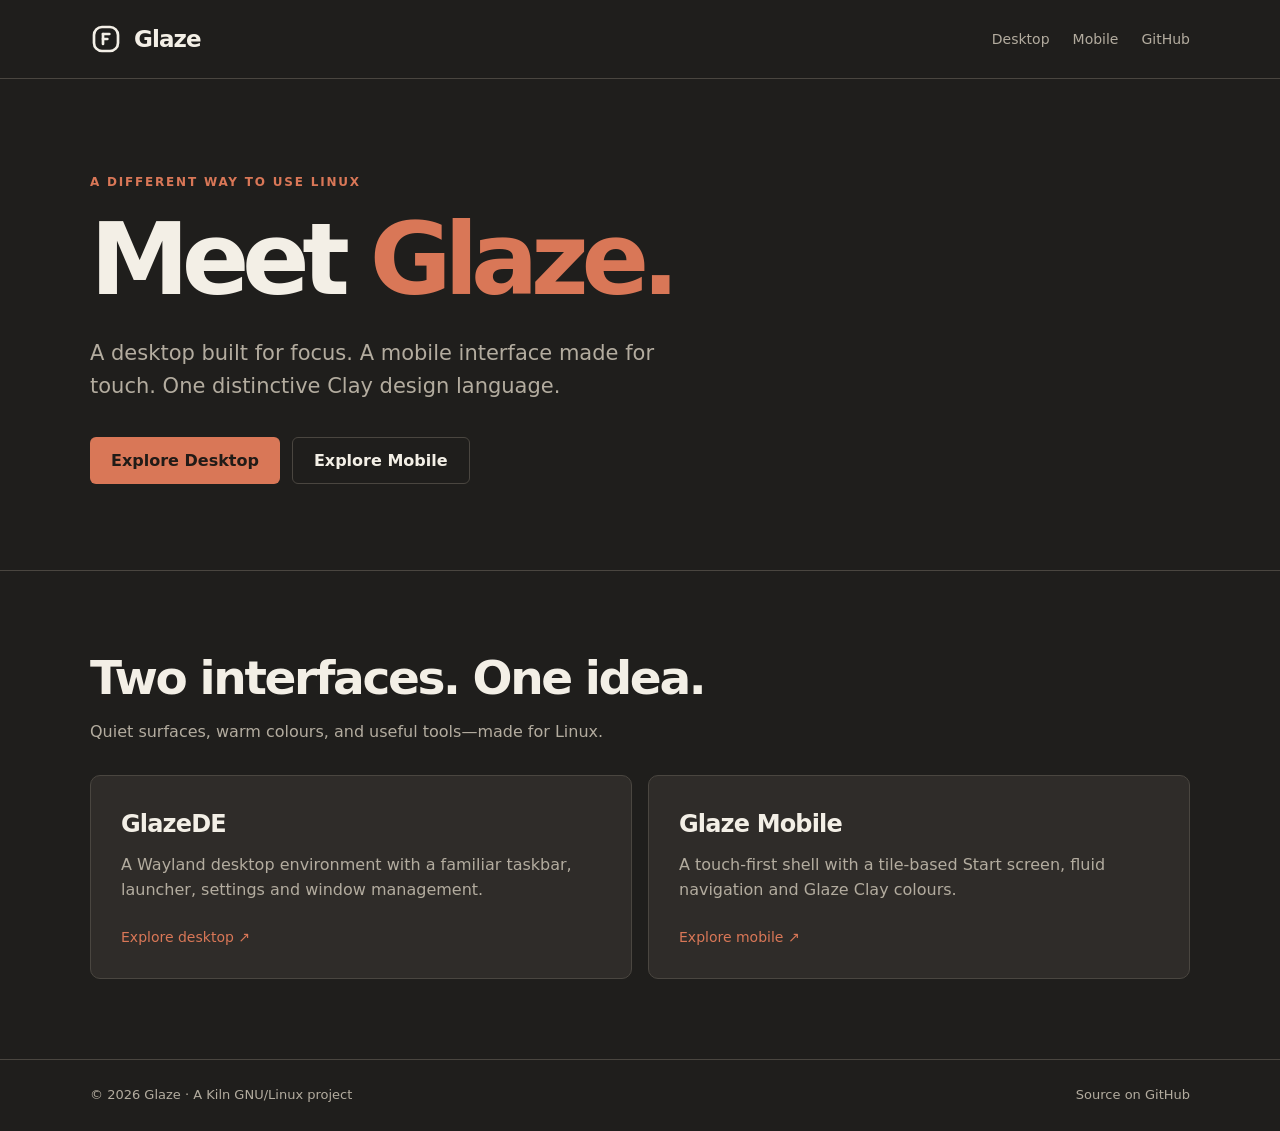
<file: index.html>
<!doctype html>
<html lang="en">
<head>
<meta charset="utf-8"><meta name="viewport" content="width=device-width,initial-scale=1">
<meta name="description" content="Glaze is a Linux desktop and mobile interface by Kiln GNU/Linux."><meta name="theme-color" content="#1f1e1c">
<meta property="og:title" content="Glaze — Desktop and Mobile"><meta property="og:description" content="Glaze is a Linux desktop and mobile interface by Kiln GNU/Linux.">
<meta property="og:url" content="https://glaze.mandrusia.tech/">
<link rel="canonical" href="https://glaze.mandrusia.tech/">
<link rel="icon" type="image/svg+xml" href="/assets/glaze-mark.svg">
<link rel="stylesheet" href="/styles.css"><title>Glaze — Desktop and Mobile</title>
</head><body>
<header class="header"><nav class="nav wrap" aria-label="Main"><a class="brand" href="/"><img src="/assets/glaze-mark.svg" alt="">Glaze</a><div class="navlinks"><a href="/desktop/">Desktop</a><a href="/mobile/">Mobile</a><a href="https://github.com/kilnorg/GlazeDE">GitHub</a></div></nav></header>
<main id="main">
<section class="hero"><div class="wrap"><p class="eyebrow">A different way to use Linux</p><h1>Meet <em>Glaze.</em></h1>
<p class="lead">A desktop built for focus. A mobile interface made for touch. One distinctive Clay design language.</p>
<div class="actions"><a class="btn" href="/desktop/">Explore Desktop</a><a class="btn secondary" href="/mobile/">Explore Mobile</a></div></div></section>
<section class="section"><div class="wrap"><h2>Two interfaces. One idea.</h2><p class="sub">Quiet surfaces, warm colours, and useful tools—made for Linux.</p>
<div class="grid">
<a class="card" href="/desktop/"><h3>GlazeDE</h3><p>A Wayland desktop environment with a familiar taskbar, launcher, settings and window management.</p><span class="more">Explore desktop ↗</span></a>
<a class="card" href="/mobile/"><h3>Glaze Mobile</h3><p>A touch-first shell with a tile-based Start screen, fluid navigation and Glaze Clay colours.</p><span class="more">Explore mobile ↗</span></a>
</div></div></section></main>
<footer><div class="foot wrap"><span>© 2026 Glaze · A <a href="https://kiln.mandrusia.tech">Kiln GNU/Linux</a> project</span><span><a href="https://github.com/kilnorg">Source on GitHub</a></span></div></footer>
</body></html>
</file>
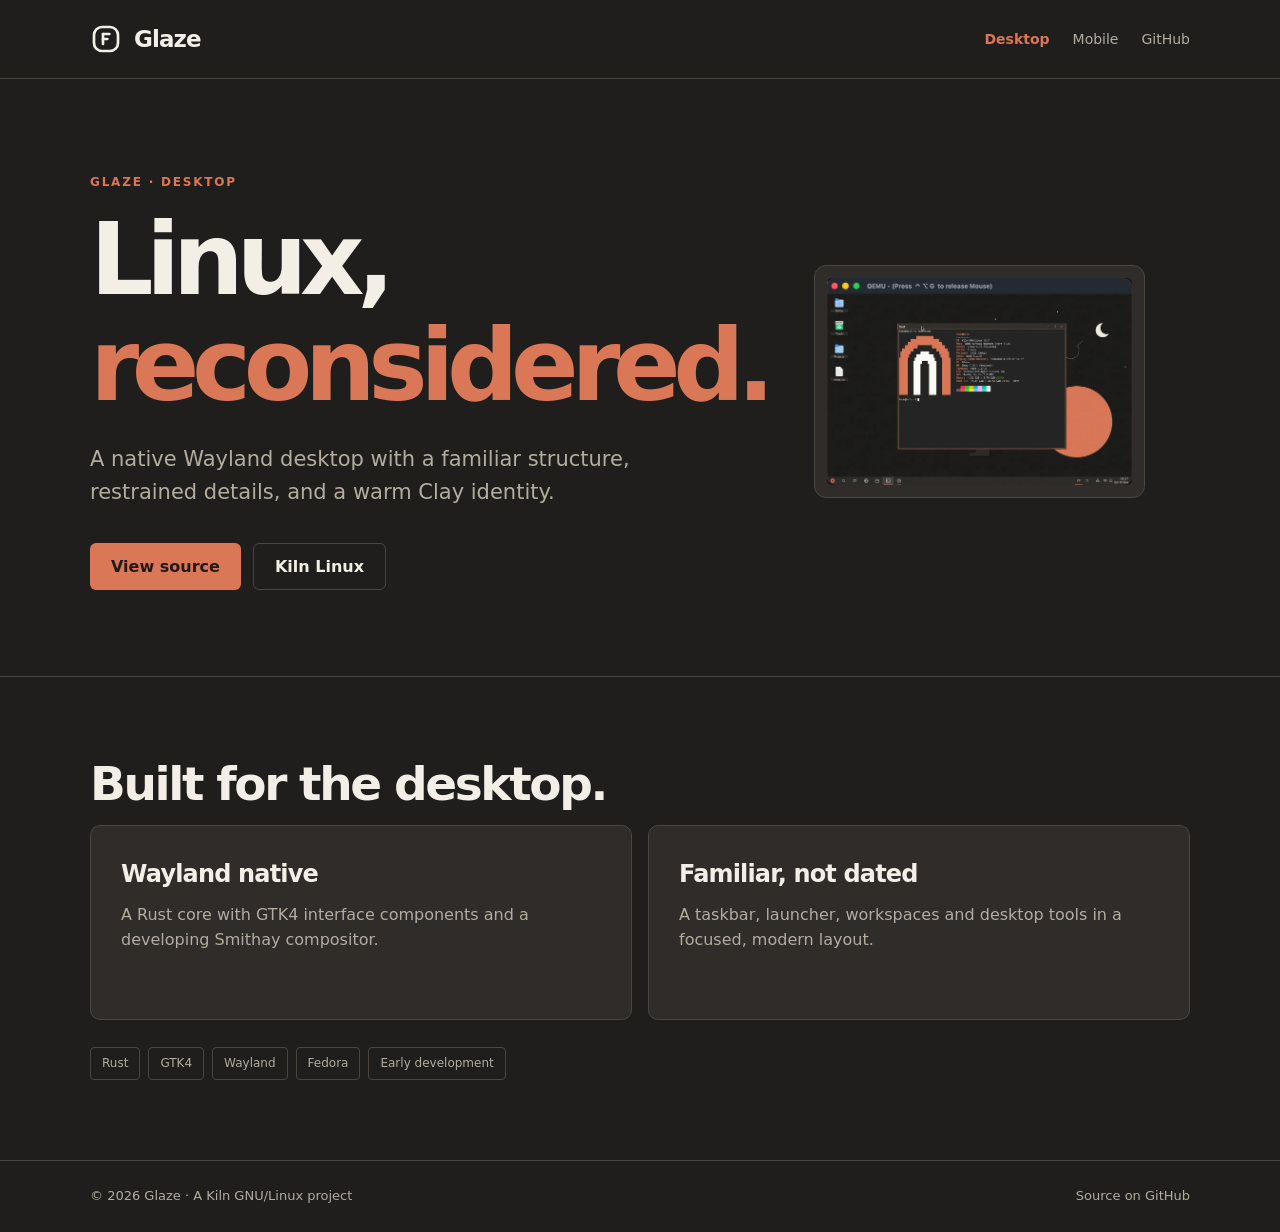
<file: desktop/index.html>
<!doctype html>
<html lang="en">
<head>
<meta charset="utf-8"><meta name="viewport" content="width=device-width,initial-scale=1">
<meta name="description" content="GlazeDE is a Rust and GTK4 Wayland desktop environment for Fedora Linux."><meta name="theme-color" content="#1f1e1c">
<meta property="og:title" content="GlazeDE — Desktop"><meta property="og:description" content="GlazeDE is a Rust and GTK4 Wayland desktop environment for Fedora Linux.">
<meta property="og:url" content="https://glaze.mandrusia.tech/desktop/">
<link rel="canonical" href="https://glaze.mandrusia.tech/desktop/">
<link rel="icon" type="image/svg+xml" href="/assets/glaze-mark.svg">
<link rel="stylesheet" href="/styles.css"><title>GlazeDE — Desktop</title>
</head><body>
<header class="header"><nav class="nav wrap" aria-label="Main"><a class="brand" href="/"><img src="/assets/glaze-mark.svg" alt="">Glaze</a><div class="navlinks"><a href="/desktop/" aria-current="page">Desktop</a><a href="/mobile/">Mobile</a><a href="https://github.com/kilnorg/GlazeDE">GitHub</a></div></nav></header>
<main id="main">
<section class="hero"><div class="wrap split"><div><p class="eyebrow">Glaze · Desktop</p><h1>Linux, <em>reconsidered.</em></h1>
<p class="lead">A native Wayland desktop with a familiar structure, restrained details, and a warm Clay identity.</p>
<div class="actions"><a class="btn" href="https://github.com/kilnorg/GlazeDE">View source</a><a class="btn secondary" href="https://kiln.mandrusia.tech/Linux/">Kiln Linux</a></div></div>
<div class="preview"><img src="/assets/desktop.webp" alt="Glaze desktop prototype showing its panel and application windows"></div></div></section>
<section class="section"><div class="wrap"><h2>Built for the desktop.</h2>
<div class="grid"><article class="card"><h3>Wayland native</h3><p>A Rust core with GTK4 interface components and a developing Smithay compositor.</p></article>
<article class="card"><h3>Familiar, not dated</h3><p>A taskbar, launcher, workspaces and desktop tools in a focused, modern layout.</p></article></div>
<div class="tags"><span>Rust</span><span>GTK4</span><span>Wayland</span><span>Fedora</span><span>Early development</span></div>
</div></section></main>
<footer><div class="foot wrap"><span>© 2026 Glaze · A <a href="https://kiln.mandrusia.tech">Kiln GNU/Linux</a> project</span><span><a href="https://github.com/kilnorg">Source on GitHub</a></span></div></footer>
</body></html>
</file>
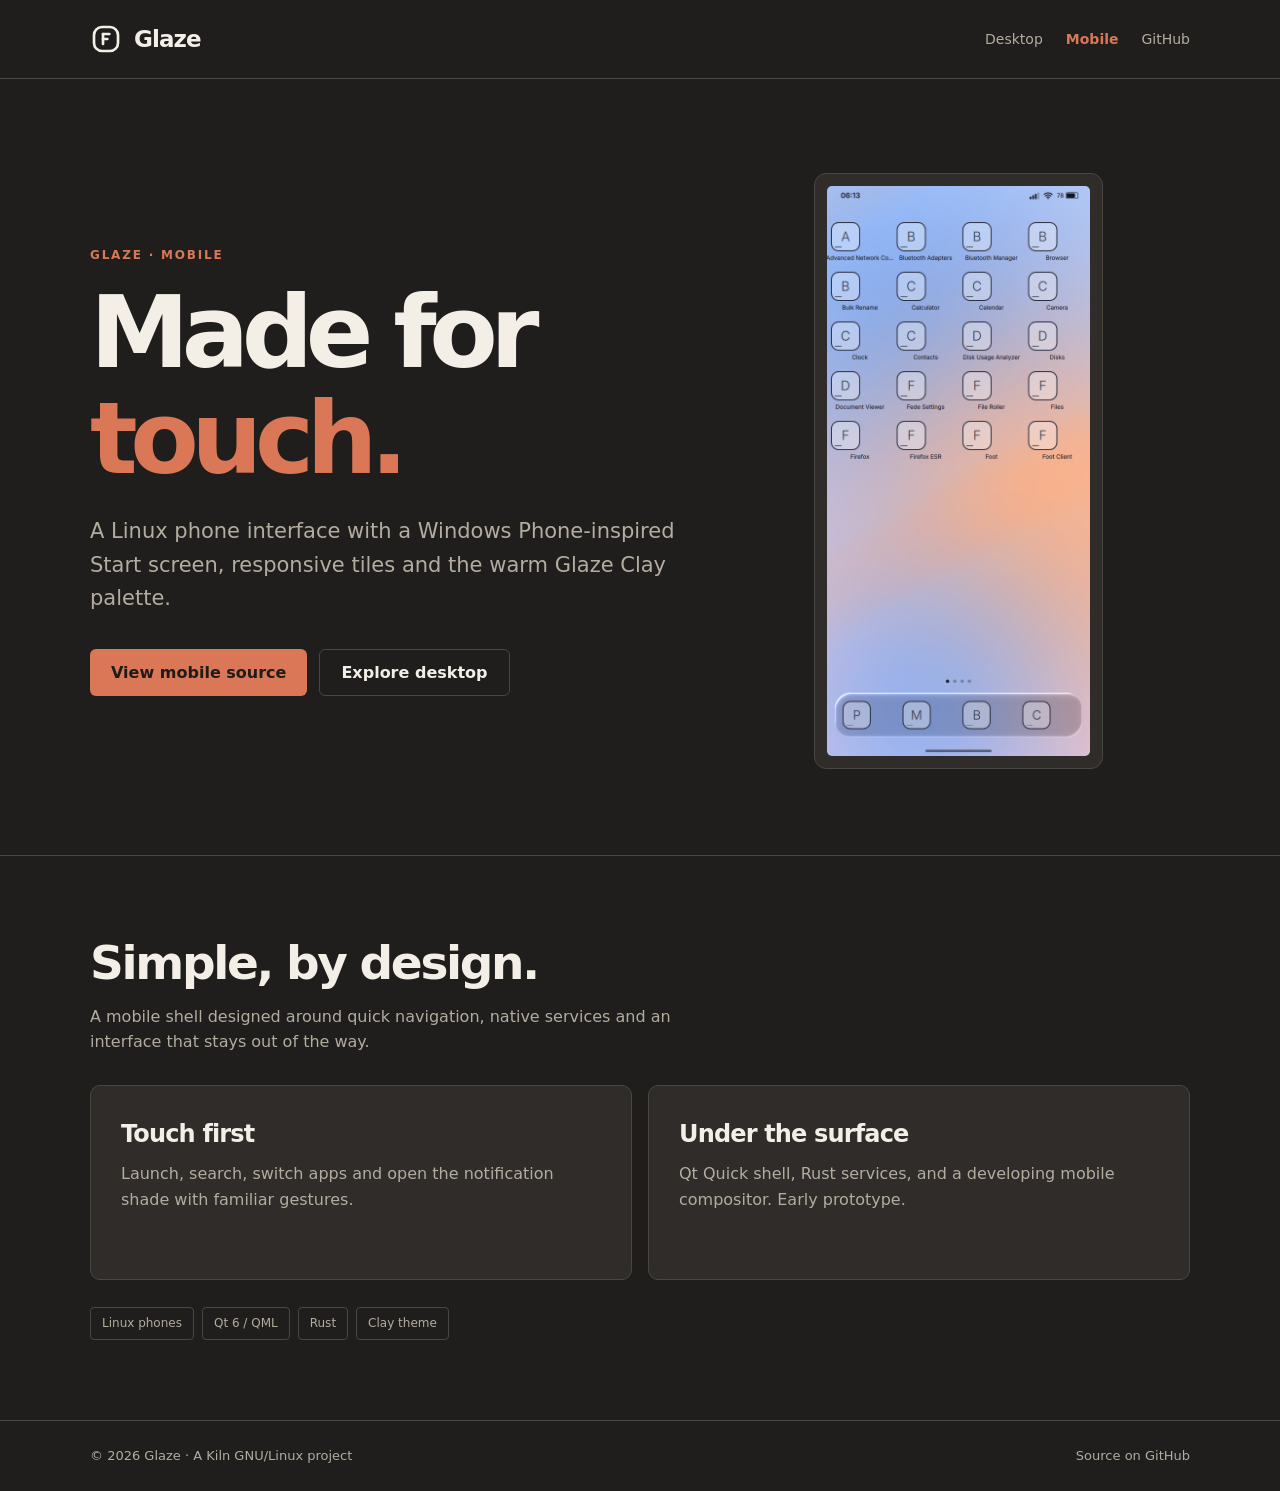
<file: mobile/index.html>
<!doctype html>
<html lang="en">
<head>
<meta charset="utf-8"><meta name="viewport" content="width=device-width,initial-scale=1">
<meta name="description" content="Glaze Mobile is a tile-based Linux phone shell with Glaze Clay colours."><meta name="theme-color" content="#1f1e1c">
<meta property="og:title" content="Glaze Mobile — Phone"><meta property="og:description" content="Glaze Mobile is a tile-based Linux phone shell with Glaze Clay colours.">
<meta property="og:url" content="https://glaze.mandrusia.tech/mobile/">
<link rel="canonical" href="https://glaze.mandrusia.tech/mobile/">
<link rel="icon" type="image/svg+xml" href="/assets/glaze-mark.svg">
<link rel="stylesheet" href="/styles.css"><title>Glaze Mobile — Phone</title>
</head><body>
<header class="header"><nav class="nav wrap" aria-label="Main"><a class="brand" href="/"><img src="/assets/glaze-mark.svg" alt="">Glaze</a><div class="navlinks"><a href="/desktop/">Desktop</a><a href="/mobile/" aria-current="page">Mobile</a><a href="https://github.com/kilnorg/GlazeDE">GitHub</a></div></nav></header>
<main id="main">
<section class="hero"><div class="wrap split"><div><p class="eyebrow">Glaze · Mobile</p><h1>Made for <em>touch.</em></h1>
<p class="lead">A Linux phone interface with a Windows Phone-inspired Start screen, responsive tiles and the warm Glaze Clay palette.</p>
<div class="actions"><a class="btn" href="https://github.com/kilnorg/Glaze-mobile">View mobile source</a><a class="btn secondary" href="/desktop/">Explore desktop</a></div></div>
<div class="preview mobile"><img src="/assets/mobile-home.png" alt="Glaze Mobile prototype home screen with app icons" loading="eager"></div></div></section>
<section class="section"><div class="wrap"><h2>Simple, by design.</h2><p class="sub">A mobile shell designed around quick navigation, native services and an interface that stays out of the way.</p>
<div class="grid"><article class="card"><h3>Touch first</h3><p>Launch, search, switch apps and open the notification shade with familiar gestures.</p></article>
<article class="card"><h3>Under the surface</h3><p>Qt Quick shell, Rust services, and a developing mobile compositor. Early prototype.</p></article></div>
<div class="tags"><span>Linux phones</span><span>Qt 6 / QML</span><span>Rust</span><span>Clay theme</span></div>
</div></section></main>
<footer><div class="foot wrap"><span>© 2026 Glaze · A <a href="https://kiln.mandrusia.tech">Kiln GNU/Linux</a> project</span><span><a href="https://github.com/kilnorg">Source on GitHub</a></span></div></footer>
</body></html>
</file>
<file: styles.css>
/* Glaze website — restrained Clay palette, responsive without dependencies. */
:root{color-scheme:dark;--bg:#1f1e1c;--surface:#2f2c29;--raised:#33302c;--line:#4a4640;--ink:#f3efe6;--muted:#b3ac9f;--accent:#d97757;--soft:#4a3328}
*{box-sizing:border-box}html{scroll-behavior:smooth}body{margin:0;background:var(--bg);color:var(--ink);font:16px/1.58 system-ui,-apple-system,"Segoe UI",sans-serif}a{color:inherit;text-decoration:none}img{max-width:100%}::selection{background:var(--accent);color:#1c1b19}a:focus-visible{outline:2px solid var(--accent);outline-offset:5px}
.wrap{width:min(1100px,calc(100% - 48px));margin:auto}.header{border-bottom:1px solid var(--line)}.nav{min-height:78px;display:flex;justify-content:space-between;align-items:center;gap:20px}.brand{display:flex;align-items:center;gap:12px;font-weight:700;letter-spacing:-.04em;font-size:23px}.brand img{height:32px;width:32px}.navlinks{display:flex;align-items:center;gap:23px;font-size:14px;color:var(--muted)}.navlinks a:hover,.navlinks a[aria-current]{color:var(--accent)}.navlinks a[aria-current]{font-weight:650}
.hero{padding:94px 0 86px}.eyebrow{text-transform:uppercase;letter-spacing:.15em;color:var(--accent);font-size:12px;font-weight:700;margin:0 0 15px}h1{font-size:clamp(52px,7.8vw,102px);line-height:1.06;letter-spacing:-.075em;font-weight:650;margin:0 0 24px}h1 em{font-style:normal;color:var(--accent)}.lead{font-size:clamp(18px,2.1vw,21px);max-width:620px;color:var(--muted);margin:0}.actions{display:flex;gap:12px;flex-wrap:wrap;margin-top:34px}.btn{display:inline-flex;align-items:center;justify-content:center;min-height:47px;padding:10px 21px;background:var(--accent);color:#211b17;font-weight:700;border-radius:6px;transition:transform .2s,filter .2s}.btn:hover{filter:brightness(1.1);transform:translateY(-2px)}.btn.secondary{background:none;color:var(--ink);border:1px solid var(--line)}
.split{display:grid;grid-template-columns:1.12fr .88fr;gap:46px;align-items:center}.preview{background:var(--surface);border:1px solid var(--line);border-radius:12px;overflow:hidden;padding:12px}.preview img{display:block;width:100%;border-radius:5px}.preview.mobile{max-width:315px;justify-self:center;padding:12px}.preview.mobile img{max-height:570px;width:auto;margin:auto}
.section{border-top:1px solid var(--line);padding:80px 0}.section h2{font-size:clamp(30px,4vw,47px);letter-spacing:-.05em;line-height:1.15;margin:0 0 14px}.sub{color:var(--muted);max-width:650px;margin:0 0 30px}.grid{display:grid;grid-template-columns:repeat(2,minmax(0,1fr));gap:16px}.card{background:var(--surface);border:1px solid var(--line);border-radius:10px;padding:30px;transition:border-color .2s,transform .2s;display:flex;flex-direction:column;min-height:195px}.card:hover{border-color:var(--accent);transform:translateY(-3px)}.card h3{margin:0 0 8px;font-size:24px;letter-spacing:-.035em}.card p{margin:0;color:var(--muted)}.more{margin-top:auto;padding-top:24px;color:var(--accent);font-size:14px}.tags{display:flex;flex-wrap:wrap;gap:8px;margin-top:27px}.tags span{border:1px solid var(--line);border-radius:4px;padding:6px 11px;color:var(--muted);font-size:12px}footer{border-top:1px solid var(--line);padding:25px 0;color:var(--muted);font-size:13px}.foot{display:flex;justify-content:space-between;gap:12px;flex-wrap:wrap}footer a:hover{color:var(--accent)}
@media(max-width:820px){.split{grid-template-columns:1fr;gap:36px}.hero{padding:76px 0 68px}.preview.mobile{justify-self:start}.grid{grid-template-columns:1fr}}
@media(max-width:500px){.wrap{width:calc(100% - 36px)}.nav{min-height:68px}.navlinks{gap:12px;font-size:12px}.brand{font-size:20px}.brand img{width:26px;height:26px}.hero{padding:58px 0}.section{padding:55px 0}.card{padding:23px;min-height:165px}}
@media(prefers-reduced-motion:reduce){html{scroll-behavior:auto}.btn,.card{transition:none}}
</file>
